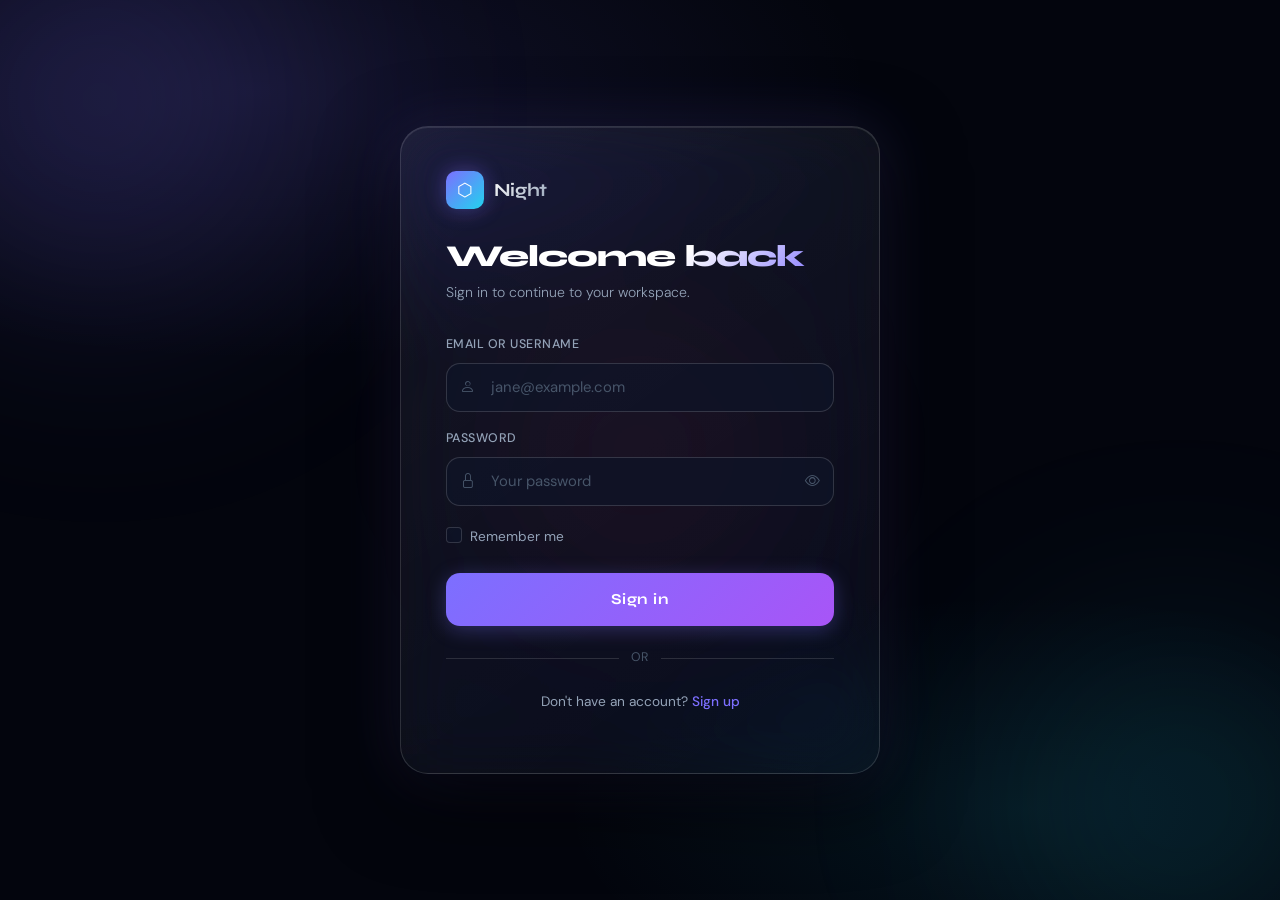
<file: index.html>
<!DOCTYPE html>
<html lang="en">
<head>
  <meta charset="UTF-8" />
  <meta name="viewport" content="width=device-width, initial-scale=1.0" />
  <title>Night — Redirecting</title>
  <script>
    var session = localStorage.getItem('nexus_session');
    if (session) {
      window.location.replace('profile.html');
    } else {
      window.location.replace('login.html');
    }
  </script>
</head>
<body></body>
</html>
</file>
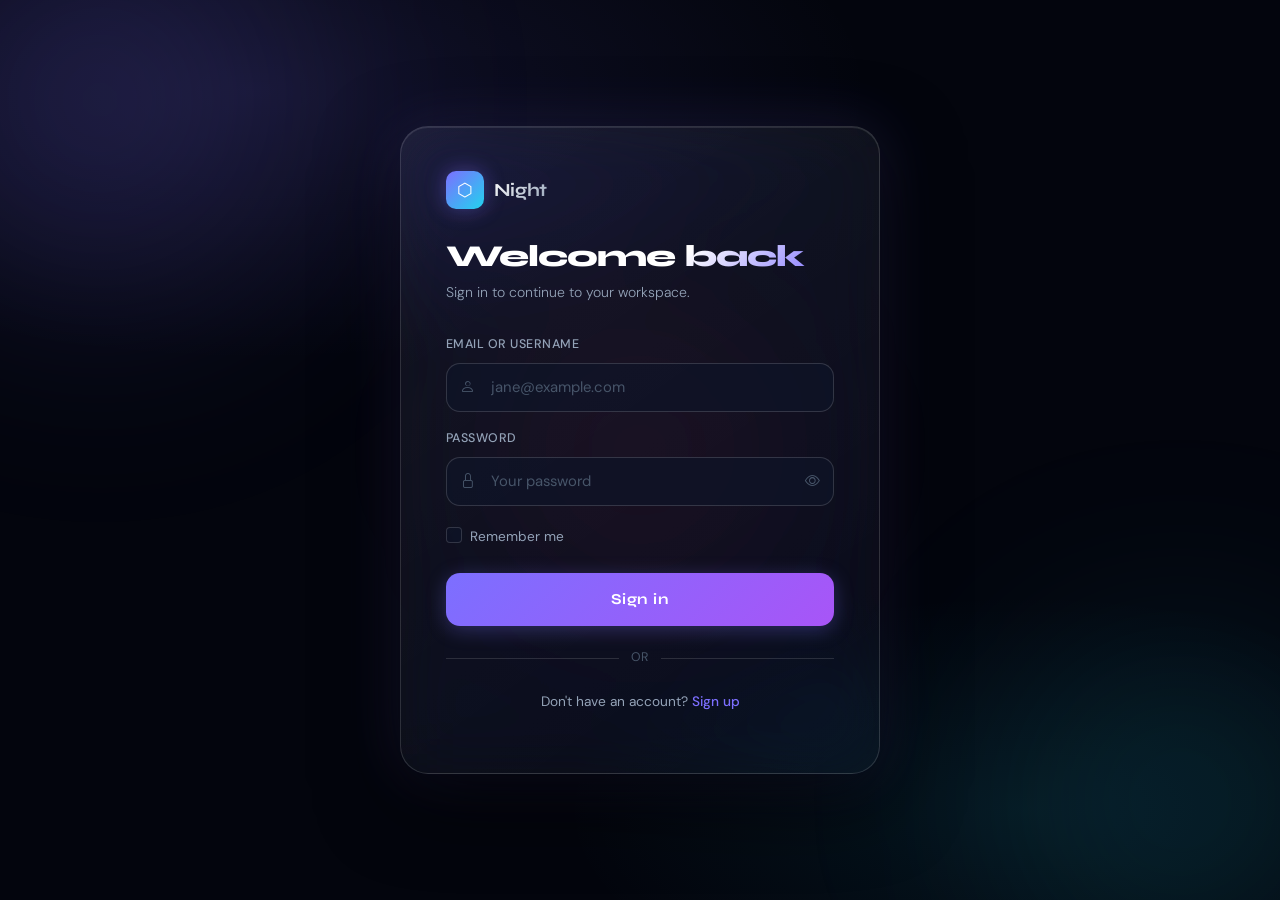
<file: login.html>
<!DOCTYPE html>
<html lang="en">
<head>
  <meta charset="UTF-8" />
  <meta name="viewport" content="width=device-width, initial-scale=1.0" />
  <title>Sign In — Night</title>

  <!-- Bootstrap 5 -->
  <link href="https://cdn.jsdelivr.net/npm/bootstrap@5.3.0/dist/css/bootstrap.min.css" rel="stylesheet" />
  <!-- Bootstrap Icons -->
  <link href="https://cdn.jsdelivr.net/npm/bootstrap-icons@1.11.3/font/bootstrap-icons.css" rel="stylesheet" />
  <!-- Custom CSS -->
  <link rel="stylesheet" href="css/style.css" />
</head>
<body>

  <!-- Background Orbs -->
  <div class="bg-orb bg-orb-1"></div>
  <div class="bg-orb bg-orb-2"></div>
  <div class="bg-orb bg-orb-3"></div>

  <div class="page-wrapper">
    <div class="auth-card">

      <!-- Brand -->
      <div class="brand-mark">
        <div class="brand-icon">⬡</div>
        <span class="brand-name">Night</span>
      </div>

      <h1 class="auth-title">Welcome back</h1>
      <p class="auth-subtitle">Sign in to continue to your workspace.</p>

      <!-- Alert Area -->
      <div id="alertArea"></div>

      <!-- Login Form -->
      <form id="loginForm" novalidate autocomplete="off">

        <!-- Email / Username -->
        <div class="form-group">
          <label class="form-label" for="identifier">Email or Username</label>
          <div class="input-wrap">
            <input type="text" class="form-control" id="identifier" name="identifier"
                   placeholder="jane@example.com" required />
            <i class="bi bi-person input-icon"></i>
          </div>
          <div class="invalid-feedback">This field is required.</div>
        </div>

        <!-- Password -->
        <div class="form-group">
          <label class="form-label" for="password">Password</label>
          <div class="input-wrap">
            <input type="password" class="form-control" id="password" name="password"
                   placeholder="Your password" required
                   autocomplete="current-password" />
            <i class="bi bi-lock input-icon"></i>
            <button type="button" class="toggle-password" aria-label="Toggle password">
              <i class="bi bi-eye" id="toggleIcon"></i>
            </button>
          </div>
          <div class="invalid-feedback">Password is required.</div>
        </div>

        <!-- Remember -->
        <div class="form-check mb-3" style="margin-top:0.2rem;">
          <input class="form-check-input" type="checkbox" id="rememberMe"
                 style="background-color:var(--input-bg);border-color:var(--input-border);" />
          <label class="form-check-label" for="rememberMe"
                 style="font-size:0.85rem;color:var(--text-secondary);">Remember me</label>
        </div>

        <!-- Submit -->
        <button type="submit" class="btn-primary-custom" id="submitBtn">
          Sign in
        </button>

      </form>

      <div class="divider">or</div>
      <p class="auth-link-text">Don't have an account? <a href="register.html">Sign up</a></p>

    </div>
  </div>

  <!-- jQuery -->
  <script src="https://code.jquery.com/jquery-3.7.1.min.js"></script>
  <!-- Bootstrap JS -->
  <script src="https://cdn.jsdelivr.net/npm/bootstrap@5.3.0/dist/js/bootstrap.bundle.min.js"></script>
  <!-- Login Logic -->
  <script src="js/login.js"></script>
</body>
</html>
</file>
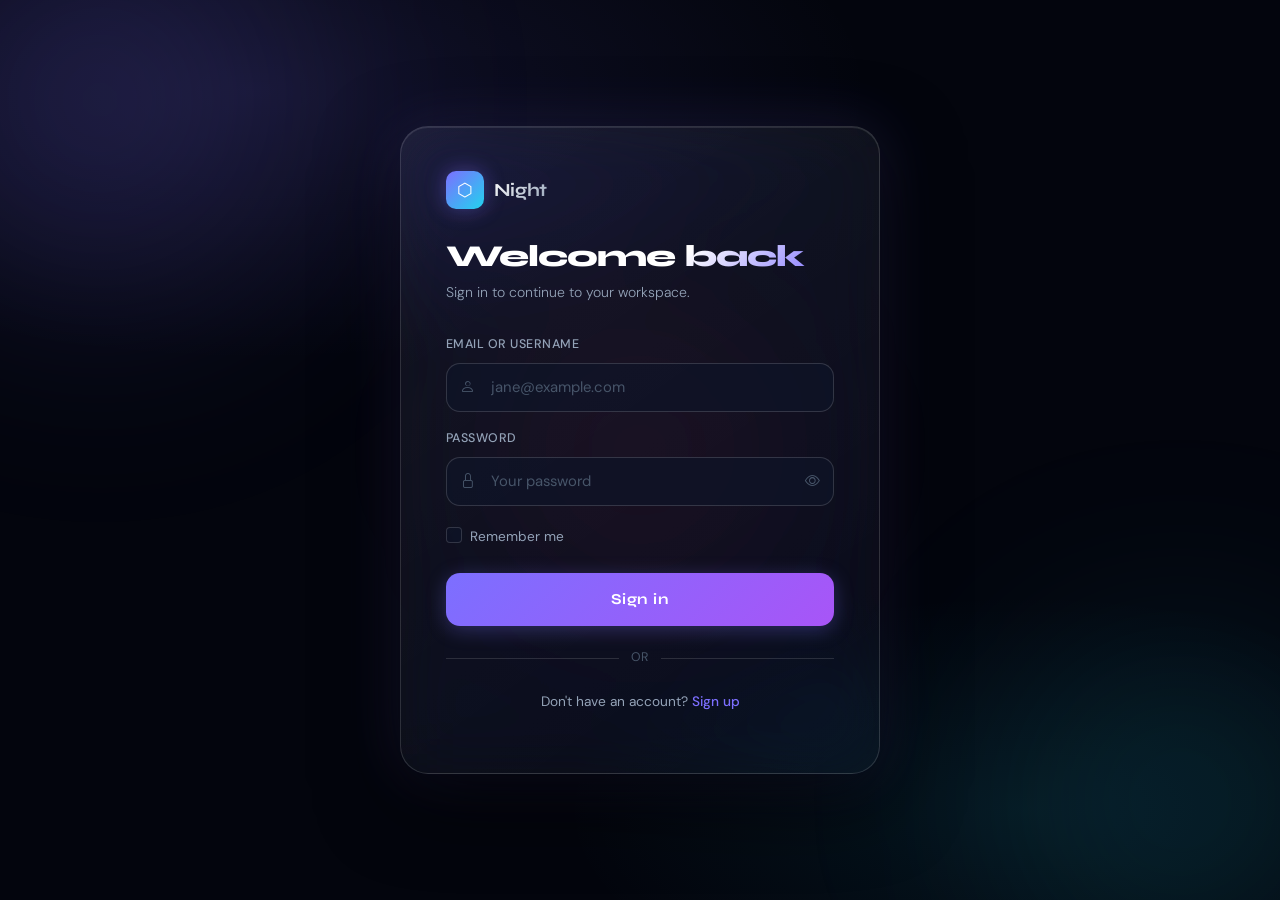
<file: profile.html>
<!DOCTYPE html>
<html lang="en">
<head>
  <meta charset="UTF-8" />
  <meta name="viewport" content="width=device-width, initial-scale=1.0" />
  <title>Profile — Nexus</title>

  <!-- Bootstrap 5 -->
  <link href="https://cdn.jsdelivr.net/npm/bootstrap@5.3.0/dist/css/bootstrap.min.css" rel="stylesheet" />
  <!-- Bootstrap Icons -->
  <link href="https://cdn.jsdelivr.net/npm/bootstrap-icons@1.11.3/font/bootstrap-icons.css" rel="stylesheet" />
  <!-- Profile CSS -->
  <link rel="stylesheet" href="css/profile.css" />
</head>
<body>

  <!-- Background Orbs -->
  <div class="bg-orb bg-orb-1"></div>
  <div class="bg-orb bg-orb-2"></div>

  <!-- Navbar -->
  <nav class="navbar-custom">
    <div class="container d-flex align-items-center justify-content-between">
      <a href="#" class="navbar-brand-custom">⬡ Night</a>
      <div class="d-flex align-items-center gap-3">
        <div class="nav-user-chip">
          <div class="nav-avatar" id="navAvatar">?</div>
          <span class="nav-username" id="navUsername">Loading…</span>
        </div>
        <button class="btn-logout" id="logoutBtn">
          <i class="bi bi-box-arrow-right"></i> Logout
        </button>
      </div>
    </div>
  </nav>

  <!-- Main -->
  <div class="profile-wrapper">
    <div class="container" style="max-width:860px;">

      <!-- Hero Card -->
      <div class="hero-card">
        <div class="profile-avatar-large" id="avatarLarge">?</div>
        <div class="profile-hero-info">
          <div class="profile-name-display" id="profileFullName">Loading…</div>
          <div class="profile-email-display" id="profileEmail"></div>
          <div class="profile-badge"><i class="bi bi-check-circle-fill"></i> Active account</div>
        </div>
        <div class="stats-row ms-auto">
          <div class="stat-pill"><span>Username</span> <strong id="statUsername">—</strong></div>
          <div class="stat-pill"><span>Member since</span> <strong id="statJoined">—</strong></div>
        </div>
      </div>

      <!-- Alert Area -->
      <div id="alertArea"></div>

      <!-- Profile Details Form -->
      <div class="section-card">
        <div class="section-title">
          <div class="section-title-icon"><i class="bi bi-person-vcard"></i></div>
          Profile Details
        </div>

        <form id="profileForm" novalidate autocomplete="off">
          <div class="row g-3">

            <!-- Age -->
            <div class="col-sm-6">
              <div class="form-group">
                <label class="form-label" for="age">Age</label>
                <div class="input-wrap">
                  <input type="number" class="form-control" id="age" name="age"
                         placeholder="25" min="1" max="120" />
                  <i class="bi bi-123 input-icon"></i>
                </div>
              </div>
            </div>

            <!-- Date of Birth -->
            <div class="col-sm-6">
              <div class="form-group">
                <label class="form-label" for="dob">Date of Birth</label>
                <div class="input-wrap">
                  <input type="date" class="form-control" id="dob" name="dob" />
                  <i class="bi bi-calendar3 input-icon"></i>
                </div>
              </div>
            </div>

            <!-- Contact Number -->
            <div class="col-sm-6">
              <div class="form-group">
                <label class="form-label" for="contact">Contact Number</label>
                <div class="input-wrap">
                  <input type="tel" class="form-control" id="contact" name="contact"
                         placeholder="+91 9876543210" />
                  <i class="bi bi-phone input-icon"></i>
                </div>
              </div>
            </div>

            <!-- Gender -->
            <div class="col-sm-6">
              <div class="form-group">
                <label class="form-label" for="gender">Gender</label>
                <div class="input-wrap">
                  <select class="form-control" id="gender" name="gender">
                    <option value="">Select…</option>
                    <option value="male">Male</option>
                    <option value="female">Female</option>
                    <option value="non-binary">Non-binary</option>
                    <option value="prefer_not">Prefer not to say</option>
                  </select>
                  <i class="bi bi-people input-icon"></i>
                </div>
              </div>
            </div>

            <!-- Address -->
            <div class="col-12">
              <div class="form-group">
                <label class="form-label" for="address">Address</label>
                <div class="input-wrap">
                  <input type="text" class="form-control" id="address" name="address"
                         placeholder="123 Main St, City, Country" />
                  <i class="bi bi-geo-alt input-icon"></i>
                </div>
              </div>
            </div>

            <!-- Bio -->
            <div class="col-12">
              <div class="form-group">
                <label class="form-label" for="bio">Bio</label>
                <div class="input-wrap">
                  <input type="text" class="form-control" id="bio" name="bio"
                         placeholder="Tell us a little about yourself…" />
                  <i class="bi bi-chat-quote input-icon"></i>
                </div>
              </div>
            </div>

            <!-- Occupation -->
            <div class="col-sm-6">
              <div class="form-group">
                <label class="form-label" for="occupation">Occupation</label>
                <div class="input-wrap">
                  <input type="text" class="form-control" id="occupation" name="occupation"
                         placeholder="Software Engineer" />
                  <i class="bi bi-briefcase input-icon"></i>
                </div>
              </div>
            </div>

            <!-- Website -->
            <div class="col-sm-6">
              <div class="form-group">
                <label class="form-label" for="website">Website</label>
                <div class="input-wrap">
                  <input type="url" class="form-control" id="website" name="website"
                         placeholder="https://yoursite.com" />
                  <i class="bi bi-globe2 input-icon"></i>
                </div>
              </div>
            </div>

          </div><!-- /row -->

          <div class="d-flex justify-content-end mt-3">
            <button type="submit" class="btn-save" id="saveBtn">
              <i class="bi bi-cloud-upload me-1"></i> Save changes
            </button>
          </div>
        </form>
      </div><!-- /section-card -->

    </div><!-- /container -->
  </div><!-- /profile-wrapper -->

  <!-- jQuery -->
  <script src="https://code.jquery.com/jquery-3.7.1.min.js"></script>
  <!-- Bootstrap JS -->
  <script src="https://cdn.jsdelivr.net/npm/bootstrap@5.3.0/dist/js/bootstrap.bundle.min.js"></script>
  <!-- Profile Logic -->
  <script src="js/profile.js"></script>
</body>
</html>
</file>
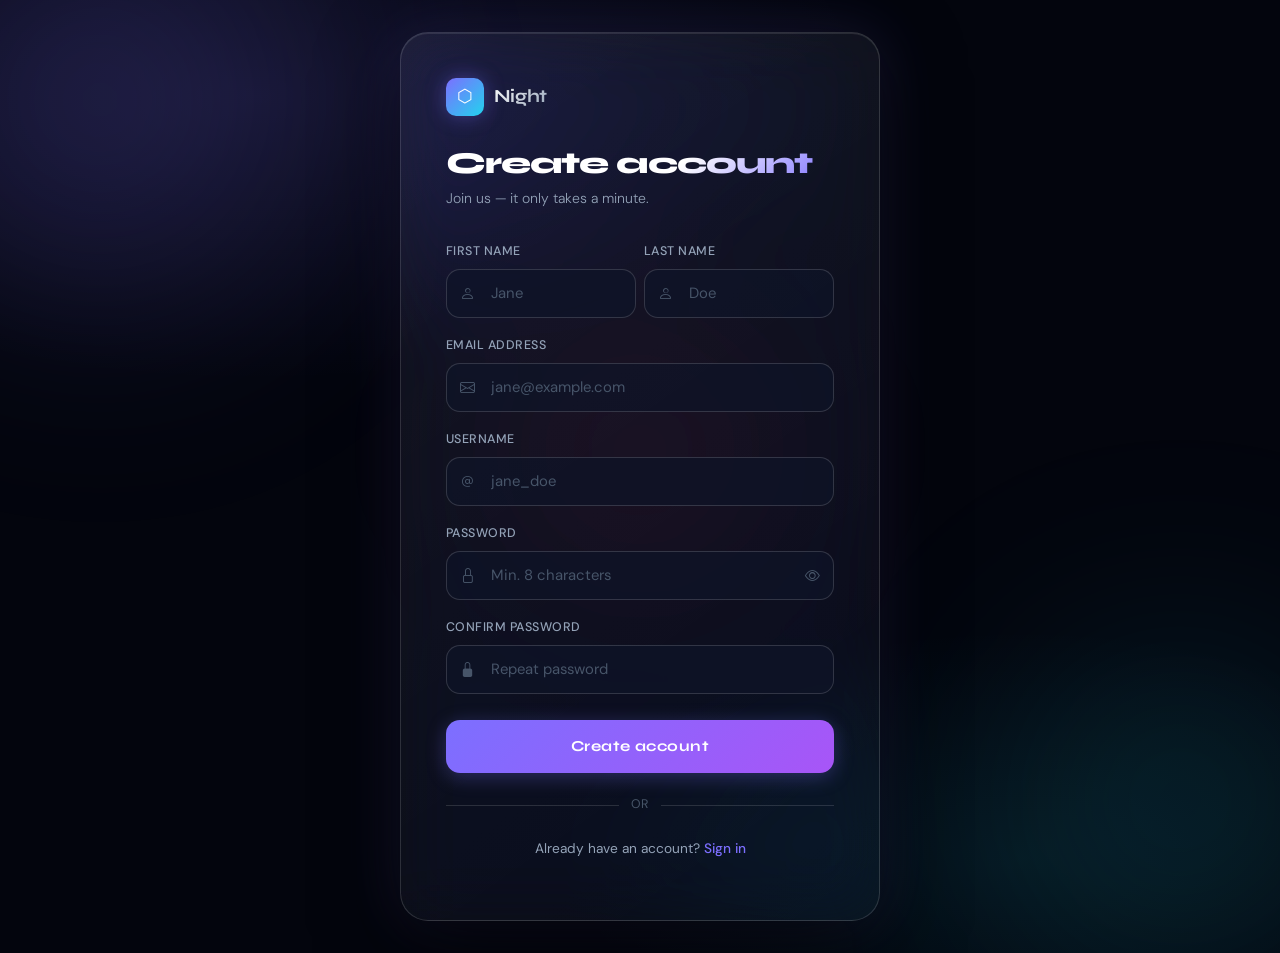
<file: register.html>
<!DOCTYPE html>
<html lang="en">
<head>
  <meta charset="UTF-8" />
  <meta name="viewport" content="width=device-width, initial-scale=1.0" />
  <title>Register — Night</title>

  <!-- Bootstrap 5 -->
  <link href="https://cdn.jsdelivr.net/npm/bootstrap@5.3.0/dist/css/bootstrap.min.css" rel="stylesheet" />
  <!-- Bootstrap Icons -->
  <link href="https://cdn.jsdelivr.net/npm/bootstrap-icons@1.11.3/font/bootstrap-icons.css" rel="stylesheet" />
  <!-- Custom CSS -->
  <link rel="stylesheet" href="css/style.css" />
</head>
<body>

  <!-- Background Orbs -->
  <div class="bg-orb bg-orb-1"></div>
  <div class="bg-orb bg-orb-2"></div>
  <div class="bg-orb bg-orb-3"></div>

  <div class="page-wrapper">
    <div class="auth-card">

      <!-- Brand -->
      <div class="brand-mark">
        <div class="brand-icon">⬡</div>
        <span class="brand-name">Night</span>
      </div>

      <h1 class="auth-title">Create account</h1>
      <p class="auth-subtitle">Join us — it only takes a minute.</p>

      <!-- Alert Area -->
      <div id="alertArea"></div>

      <!-- Register Form -->
      <form id="registerForm" novalidate autocomplete="off">

        <!-- Name Row -->
        <div class="row g-2 mb-0">
          <div class="col-6">
            <div class="form-group">
              <label class="form-label" for="firstName">First name</label>
              <div class="input-wrap">
                <input type="text" class="form-control" id="firstName" name="first_name"
                       placeholder="Jane" required />
                <i class="bi bi-person input-icon"></i>
              </div>
              <div class="invalid-feedback">Required.</div>
            </div>
          </div>
          <div class="col-6">
            <div class="form-group">
              <label class="form-label" for="lastName">Last name</label>
              <div class="input-wrap">
                <input type="text" class="form-control" id="lastName" name="last_name"
                       placeholder="Doe" required />
                <i class="bi bi-person input-icon"></i>
              </div>
              <div class="invalid-feedback">Required.</div>
            </div>
          </div>
        </div>

        <!-- Email -->
        <div class="form-group">
          <label class="form-label" for="email">Email address</label>
          <div class="input-wrap">
            <input type="email" class="form-control" id="email" name="email"
                   placeholder="jane@example.com" required />
            <i class="bi bi-envelope input-icon"></i>
          </div>
          <div class="invalid-feedback">Enter a valid email.</div>
        </div>

        <!-- Username -->
        <div class="form-group">
          <label class="form-label" for="username">Username</label>
          <div class="input-wrap">
            <input type="text" class="form-control" id="username" name="username"
                   placeholder="jane_doe" required minlength="3"
                   autocomplete="username" />
            <i class="bi bi-at input-icon"></i>
          </div>
          <div class="invalid-feedback">Min 3 characters.</div>
        </div>

        <!-- Password -->
        <div class="form-group">
          <label class="form-label" for="password">Password</label>
          <div class="input-wrap">
            <input type="password" class="form-control" id="password" name="password"
                   placeholder="Min. 8 characters" required minlength="8"
                   autocomplete="new-password" />
            <i class="bi bi-lock input-icon"></i>
            <button type="button" class="toggle-password" aria-label="Toggle password">
              <i class="bi bi-eye" id="toggleIcon"></i>
            </button>
          </div>
          <div class="invalid-feedback">Min 8 characters.</div>
        </div>

        <!-- Confirm Password -->
        <div class="form-group">
          <label class="form-label" for="confirmPassword">Confirm password</label>
          <div class="input-wrap">
            <input type="password" class="form-control" id="confirmPassword"
                   placeholder="Repeat password" required
                   autocomplete="new-password" />
            <i class="bi bi-lock-fill input-icon"></i>
          </div>
          <div class="invalid-feedback">Passwords do not match.</div>
        </div>

        <!-- Submit -->
        <button type="submit" class="btn-primary-custom mt-2" id="submitBtn">
          Create account
        </button>

      </form>

      <div class="divider">or</div>
      <p class="auth-link-text">Already have an account? <a href="login.html">Sign in</a></p>

    </div>
  </div>

  <!-- jQuery -->
  <script src="https://code.jquery.com/jquery-3.7.1.min.js"></script>
  <!-- Bootstrap JS -->
  <script src="https://cdn.jsdelivr.net/npm/bootstrap@5.3.0/dist/js/bootstrap.bundle.min.js"></script>
  <!-- Register Logic -->
  <script src="js/register.js"></script>
</body>
</html>
</file>
<file: css/style.css>
/* ============================================
   STYLE.CSS - Global Styles
   Dark Glassmorphism Aesthetic — Enhanced
   ============================================ */

@import url('https://fonts.googleapis.com/css2?family=Syne:wght@400;600;700;800&family=DM+Sans:ital,wght@0,300;0,400;0,500;1,300&display=swap');

:root {
  --bg-deep:          #03050d;
  --bg-mid:           #080c18;
  --glass-bg:         rgba(255, 255, 255, 0.055);
  --glass-border:     rgba(255, 255, 255, 0.13);
  --glass-hover:      rgba(255, 255, 255, 0.08);
  --accent-primary:   #7c6fff;
  --accent-glow:      rgba(124, 111, 255, 0.4);
  --accent-secondary: #22d3ee;
  --text-primary:     #ffffff;
  --text-secondary:   #94a3b8;
  --text-muted:       #475569;
  --success:          #10d98f;
  --error:            #ff4d6d;
  --warning:          #ffb84d;
  --input-bg:         rgba(15, 20, 40, 0.7);
  --input-border:     rgba(255, 255, 255, 0.15);
  --input-focus:      rgba(124, 111, 255, 0.45);
  --input-text:       #ffffff;
  --radius-sm:        8px;
  --radius-md:        14px;
  --radius-lg:        20px;
  --radius-xl:        28px;
  --shadow-glow:      0 0 60px rgba(124, 111, 255, 0.18);
  --shadow-card:      0 25px 80px rgba(0, 0, 0, 0.7);
  --font-display:     'Syne', sans-serif;
  --font-body:        'DM Sans', sans-serif;
  --transition:       all 0.25s cubic-bezier(0.4, 0, 0.2, 1);
}

*, *::before, *::after {
  box-sizing: border-box;
  margin: 0;
  padding: 0;
}

html {
  scroll-behavior: smooth;
}

body {
  font-family: var(--font-body);
  background-color: var(--bg-deep);
  background-image:
    radial-gradient(ellipse 80% 50% at 20% 10%, rgba(124,111,255,0.12) 0%, transparent 60%),
    radial-gradient(ellipse 60% 40% at 80% 90%, rgba(34,211,238,0.08) 0%, transparent 60%);
  color: var(--text-primary);
  min-height: 100vh;
  line-height: 1.6;
  overflow-x: hidden;
}

/* ── Background Orbs ── */
.bg-orb {
  position: fixed;
  border-radius: 50%;
  filter: blur(100px);
  pointer-events: none;
  z-index: 0;
  animation: float 14s ease-in-out infinite;
}
.bg-orb-1 {
  width: 600px; height: 600px;
  background: radial-gradient(circle, rgba(124,111,255,0.22) 0%, transparent 70%);
  top: -200px; left: -200px;
}
.bg-orb-2 {
  width: 500px; height: 500px;
  background: radial-gradient(circle, rgba(34,211,238,0.14) 0%, transparent 70%);
  bottom: -150px; right: -150px;
  animation-delay: -7s;
}
.bg-orb-3 {
  width: 350px; height: 350px;
  background: radial-gradient(circle, rgba(255,77,109,0.10) 0%, transparent 70%);
  top: 50%; left: 50%;
  transform: translate(-50%, -50%);
  animation-delay: -3.5s;
}
@keyframes float {
  0%, 100% { transform: translate(0, 0) scale(1); }
  33%       { transform: translate(25px, -25px) scale(1.06); }
  66%       { transform: translate(-18px, 18px) scale(0.94); }
}

/* ── Layout ── */
.page-wrapper {
  position: relative;
  z-index: 1;
  min-height: 100vh;
  display: flex;
  align-items: center;
  justify-content: center;
  padding: 2rem 1rem;
}

/* ── Card ── */
.auth-card {
  background: linear-gradient(145deg, rgba(255,255,255,0.07) 0%, rgba(255,255,255,0.03) 100%);
  backdrop-filter: blur(32px) saturate(200%);
  -webkit-backdrop-filter: blur(32px) saturate(200%);
  border: 1px solid rgba(255,255,255,0.14);
  border-radius: var(--radius-xl);
  box-shadow: var(--shadow-card), var(--shadow-glow), inset 0 1px 0 rgba(255,255,255,0.1);
  padding: 2.8rem 2.8rem;
  width: 100%;
  max-width: 480px;
  animation: cardIn 0.7s cubic-bezier(0.34, 1.56, 0.64, 1) both;
}
@keyframes cardIn {
  from { opacity: 0; transform: translateY(40px) scale(0.95); }
  to   { opacity: 1; transform: translateY(0) scale(1); }
}

/* ── Logo / Brand ── */
.brand-mark {
  display: flex;
  align-items: center;
  gap: 10px;
  margin-bottom: 1.8rem;
}
.brand-icon {
  width: 38px; height: 38px;
  background: linear-gradient(135deg, var(--accent-primary), var(--accent-secondary));
  border-radius: 10px;
  display: grid;
  place-items: center;
  font-size: 18px;
  box-shadow: 0 0 20px var(--accent-glow);
}
.brand-name {
  font-family: var(--font-display);
  font-weight: 700;
  font-size: 1.15rem;
  letter-spacing: -0.02em;
  background: linear-gradient(135deg, var(--text-primary), var(--text-secondary));
  -webkit-background-clip: text;
  -webkit-text-fill-color: transparent;
  background-clip: text;
}

/* ── Headings ── */
.auth-title {
  font-family: var(--font-display);
  font-weight: 800;
  font-size: 1.9rem;
  letter-spacing: -0.03em;
  line-height: 1.2;
  margin-bottom: 0.4rem;
  background: linear-gradient(135deg, var(--text-primary) 60%, var(--accent-primary));
  -webkit-background-clip: text;
  -webkit-text-fill-color: transparent;
  background-clip: text;
}
.auth-subtitle {
  font-size: 0.875rem;
  color: var(--text-secondary);
  margin-bottom: 2rem;
  font-weight: 300;
}

/* ── Form Elements ── */
.form-group {
  margin-bottom: 1.1rem;
}
.form-label {
  display: block;
  font-size: 0.78rem;
  font-weight: 500;
  color: var(--text-secondary);
  margin-bottom: 0.45rem;
  letter-spacing: 0.04em;
  text-transform: uppercase;
}
.input-wrap {
  position: relative;
}
.input-icon {
  position: absolute;
  left: 14px;
  top: 50%;
  transform: translateY(-50%);
  color: var(--text-muted);
  font-size: 15px;
  pointer-events: none;
  transition: var(--transition);
}
.form-control {
  width: 100%;
  background: var(--input-bg);
  border: 1px solid var(--input-border);
  border-radius: var(--radius-md);
  color: var(--input-text) !important;
  font-family: var(--font-body);
  font-size: 0.93rem;
  font-weight: 400;
  padding: 0.78rem 1rem 0.78rem 2.75rem;
  transition: var(--transition);
  outline: none;
  caret-color: var(--accent-primary);
  -webkit-text-fill-color: #ffffff !important;
}
.form-control:focus {
  border-color: var(--accent-primary);
  background: rgba(20, 15, 60, 0.85);
  box-shadow: 0 0 0 3px var(--input-focus), 0 4px 20px rgba(0,0,0,0.3);
  color: #ffffff !important;
  -webkit-text-fill-color: #ffffff !important;
}
.form-control:focus + .input-icon,
.input-wrap:focus-within .input-icon {
  color: var(--accent-primary);
}
.form-control::placeholder {
  color: var(--text-muted) !important;
  -webkit-text-fill-color: var(--text-muted) !important;
  opacity: 1;
}
.form-control:focus ~ .input-icon { color: var(--accent-primary); }

/* Autofill override - prevent browser turning inputs yellow/white */
.form-control:-webkit-autofill,
.form-control:-webkit-autofill:hover,
.form-control:-webkit-autofill:focus {
  -webkit-text-fill-color: #ffffff !important;
  -webkit-box-shadow: 0 0 0px 1000px rgba(20, 15, 60, 0.95) inset !important;
  box-shadow: 0 0 0px 1000px rgba(20, 15, 60, 0.95) inset !important;
  caret-color: #ffffff;
  border-color: var(--accent-primary);
  transition: background-color 5000s ease-in-out 0s;
}

/* ── Primary Button ── */
.btn-primary-custom {
  width: 100%;
  background: linear-gradient(135deg, var(--accent-primary) 0%, #a855f7 50%, #7c6fff 100%);
  background-size: 200% 200%;
  border: none;
  border-radius: var(--radius-md);
  color: #fff;
  font-family: var(--font-display);
  font-weight: 700;
  font-size: 0.95rem;
  letter-spacing: 0.03em;
  padding: 0.9rem;
  cursor: pointer;
  transition: var(--transition);
  position: relative;
  overflow: hidden;
  margin-top: 0.5rem;
  box-shadow: 0 4px 20px rgba(124,111,255,0.3);
}
.btn-primary-custom::before {
  content: '';
  position: absolute;
  inset: 0;
  background: linear-gradient(135deg, rgba(255,255,255,0.15), transparent 60%);
  opacity: 0;
  transition: var(--transition);
}
.btn-primary-custom:hover {
  transform: translateY(-3px);
  box-shadow: 0 12px 40px rgba(124,111,255,0.5);
  background-position: right center;
}
.btn-primary-custom:hover::before { opacity: 1; }
.btn-primary-custom:active { transform: translateY(0); box-shadow: 0 4px 15px rgba(124,111,255,0.3); }
.btn-primary-custom:disabled { opacity: 0.5; cursor: not-allowed; transform: none; }

/* ── Divider ── */
.divider {
  display: flex;
  align-items: center;
  gap: 12px;
  margin: 1.4rem 0;
  color: var(--text-muted);
  font-size: 0.78rem;
  letter-spacing: 0.06em;
  text-transform: uppercase;
}
.divider::before, .divider::after {
  content: '';
  flex: 1;
  height: 1px;
  background: var(--glass-border);
}

/* ── Auth Link ── */
.auth-link-text {
  text-align: center;
  font-size: 0.855rem;
  color: var(--text-secondary);
}
.auth-link-text a {
  color: var(--accent-primary);
  text-decoration: none;
  font-weight: 500;
  transition: var(--transition);
}
.auth-link-text a:hover { color: var(--accent-secondary); text-decoration: underline; }

/* ── Alert / Toast ── */
.alert-custom {
  border-radius: var(--radius-md);
  padding: 0.75rem 1rem;
  font-size: 0.86rem;
  display: flex;
  align-items: center;
  gap: 10px;
  border: 1px solid;
  margin-bottom: 1.2rem;
  animation: alertIn 0.3s ease both;
}
@keyframes alertIn {
  from { opacity: 0; transform: translateY(-8px); }
  to   { opacity: 1; transform: translateY(0); }
}
.alert-success { background: rgba(0,214,143,0.1); border-color: rgba(0,214,143,0.3); color: var(--success); }
.alert-error   { background: rgba(255,77,109,0.1); border-color: rgba(255,77,109,0.3); color: var(--error); }
.alert-info    { background: rgba(108,99,255,0.1); border-color: rgba(108,99,255,0.3); color: var(--accent-primary); }

/* ── Spinner ── */
.spinner {
  width: 18px; height: 18px;
  border: 2px solid rgba(255,255,255,0.3);
  border-top-color: #fff;
  border-radius: 50%;
  animation: spin 0.7s linear infinite;
  display: inline-block;
  vertical-align: middle;
  margin-right: 8px;
}
@keyframes spin { to { transform: rotate(360deg); } }

/* ── Password Toggle ── */
.toggle-password {
  position: absolute;
  right: 14px;
  top: 50%;
  transform: translateY(-50%);
  background: none;
  border: none;
  color: var(--text-muted);
  cursor: pointer;
  padding: 0;
  font-size: 15px;
  transition: var(--transition);
}
.toggle-password:hover { color: var(--accent-primary); }

/* ── Bootstrap Override ── */
.form-control.is-invalid {
  border-color: var(--error);
  box-shadow: 0 0 0 3px rgba(255,77,109,0.2);
}
.invalid-feedback {
  font-size: 0.78rem;
  color: var(--error);
  margin-top: 0.3rem;
}

/* ── Responsive ── */
@media (max-width: 576px) {
  .auth-card { padding: 1.8rem 1.4rem; }
  .auth-title { font-size: 1.6rem; }
}
</file>
<file: css/profile.css>
/* ============================================
   PROFILE.CSS - Profile Page Styles
   ============================================ */

@import url('https://fonts.googleapis.com/css2?family=Syne:wght@400;600;700;800&family=DM+Sans:ital,wght@0,300;0,400;0,500;1,300&display=swap');

:root {
  --bg-deep:          #03050d;
  --bg-mid:           #080c18;
  --glass-bg:         rgba(255,255,255,0.055);
  --glass-border:     rgba(255,255,255,0.13);
  --glass-hover:      rgba(255,255,255,0.08);
  --accent-primary:   #7c6fff;
  --accent-glow:      rgba(124,111,255,0.4);
  --accent-secondary: #22d3ee;
  --text-primary:     #ffffff;
  --text-secondary:   #94a3b8;
  --text-muted:       #475569;
  --success:          #10d98f;
  --error:            #ff4d6d;
  --input-bg:         rgba(15, 20, 40, 0.7);
  --input-border:     rgba(255,255,255,0.15);
  --input-focus:      rgba(124,111,255,0.45);
  --input-text:       #ffffff;
  --radius-sm:        8px;
  --radius-md:        14px;
  --radius-lg:        20px;
  --radius-xl:        28px;
  --shadow-card:      0 25px 80px rgba(0,0,0,0.7);
  --font-display:     'Syne', sans-serif;
  --font-body:        'DM Sans', sans-serif;
  --transition:       all 0.25s cubic-bezier(0.4,0,0.2,1);
}

*, *::before, *::after { box-sizing: border-box; margin: 0; padding: 0; }
html { scroll-behavior: smooth; }
body {
  font-family: var(--font-body);
  background: var(--bg-deep);
  background-image:
    radial-gradient(ellipse 80% 50% at 20% 10%, rgba(124,111,255,0.12) 0%, transparent 60%),
    radial-gradient(ellipse 60% 40% at 80% 90%, rgba(34,211,238,0.08) 0%, transparent 60%);
  color: var(--text-primary);
  min-height: 100vh;
  overflow-x: hidden;
}

/* ── Orbs ── */
.bg-orb { position: fixed; border-radius: 50%; filter: blur(90px); pointer-events: none; z-index: 0; animation: float 12s ease-in-out infinite; }
.bg-orb-1 { width:500px;height:500px; background:radial-gradient(circle,rgba(108,99,255,.15) 0%,transparent 70%); top:-150px;left:-150px; }
.bg-orb-2 { width:400px;height:400px; background:radial-gradient(circle,rgba(0,229,255,.10) 0%,transparent 70%); bottom:-100px;right:-100px;animation-delay:-6s; }
@keyframes float { 0%,100%{transform:translate(0,0)} 50%{transform:translate(15px,-15px)} }

/* ── Navbar ── */
.navbar-custom {
  position: sticky; top: 0; z-index: 100;
  background: rgba(3, 5, 13, 0.90);
  backdrop-filter: blur(24px);
  -webkit-backdrop-filter: blur(24px);
  border-bottom: 1px solid rgba(255,255,255,0.08);
  padding: 1rem 0;
  box-shadow: 0 4px 30px rgba(0,0,0,0.4);
}
.navbar-brand-custom {
  font-family: var(--font-display);
  font-weight: 800;
  font-size: 1.2rem;
  letter-spacing: -0.02em;
  background: linear-gradient(135deg, var(--text-primary), var(--accent-primary));
  -webkit-background-clip: text; -webkit-text-fill-color: transparent; background-clip: text;
  text-decoration: none;
}
.nav-user-chip {
  display: flex; align-items: center; gap: 10px;
  background: var(--glass-bg);
  border: 1px solid var(--glass-border);
  border-radius: 50px;
  padding: 6px 14px 6px 8px;
}
.nav-avatar {
  width: 30px; height: 30px; border-radius: 50%;
  background: linear-gradient(135deg, var(--accent-primary), var(--accent-secondary));
  display: grid; place-items: center;
  font-family: var(--font-display); font-weight: 700; font-size: 0.75rem;
}
.nav-username { font-size: 0.85rem; font-weight: 500; color: var(--text-primary); }
.btn-logout {
  background: rgba(255,77,109,0.1);
  border: 1px solid rgba(255,77,109,0.3);
  color: var(--error);
  border-radius: var(--radius-sm);
  padding: 6px 14px;
  font-size: 0.82rem;
  font-family: var(--font-body);
  font-weight: 500;
  cursor: pointer;
  transition: var(--transition);
}
.btn-logout:hover { background: rgba(255,77,109,0.2); }

/* ── Main Layout ── */
.profile-wrapper { position: relative; z-index: 1; padding: 2.5rem 0 4rem; }

/* ── Hero Card ── */
.hero-card {
  background: linear-gradient(145deg, rgba(124,111,255,0.10) 0%, rgba(255,255,255,0.04) 100%);
  border: 1px solid rgba(124,111,255,0.25);
  border-radius: var(--radius-xl);
  backdrop-filter: blur(32px);
  -webkit-backdrop-filter: blur(32px);
  padding: 2.5rem;
  box-shadow: var(--shadow-card), 0 0 60px rgba(124,111,255,0.15), inset 0 1px 0 rgba(255,255,255,0.1);
  margin-bottom: 1.5rem;
  animation: cardIn 0.6s cubic-bezier(0.34,1.56,0.64,1) both;
  display: flex; align-items: center; gap: 2rem; flex-wrap: wrap;
}
@keyframes cardIn { from{opacity:0;transform:translateY(28px) scale(0.97)} to{opacity:1;transform:translateY(0) scale(1)} }

.profile-avatar-large {
  width: 90px; height: 90px; border-radius: 50%;
  background: linear-gradient(135deg, var(--accent-primary), var(--accent-secondary));
  display: grid; place-items: center;
  font-family: var(--font-display); font-weight: 800; font-size: 2rem;
  box-shadow: 0 0 40px rgba(124,111,255,0.5), 0 0 80px rgba(124,111,255,0.2);
  flex-shrink: 0;
  color: #ffffff;
}
.profile-hero-info { flex: 1; min-width: 180px; }
.profile-name-display {
  font-family: var(--font-display);
  font-weight: 800; font-size: 1.8rem; letter-spacing: -0.03em;
  background: linear-gradient(135deg, #ffffff 60%, var(--accent-primary));
  -webkit-background-clip: text; -webkit-text-fill-color: transparent; background-clip: text;
  line-height: 1.2; margin-bottom: 0.3rem;
}
.profile-email-display { font-size: 0.88rem; color: var(--text-secondary); }
.profile-badge {
  display: inline-flex; align-items: center; gap: 6px;
  background: rgba(16,217,143,0.12);
  border: 1px solid rgba(16,217,143,0.3);
  color: var(--success);
  border-radius: 50px; padding: 4px 12px;
  font-size: 0.75rem; font-weight: 500;
  margin-top: 0.6rem;
}

/* ── Section Card ── */
.section-card {
  background: linear-gradient(145deg, rgba(255,255,255,0.06) 0%, rgba(255,255,255,0.02) 100%);
  border: 1px solid rgba(255,255,255,0.10);
  border-radius: var(--radius-xl);
  backdrop-filter: blur(32px);
  -webkit-backdrop-filter: blur(32px);
  padding: 2rem 2.2rem;
  box-shadow: var(--shadow-card), inset 0 1px 0 rgba(255,255,255,0.07);
  margin-bottom: 1.5rem;
  animation: cardIn 0.6s cubic-bezier(0.34,1.56,0.64,1) both;
  animation-delay: 0.12s;
}
.section-title {
  font-family: var(--font-display);
  font-weight: 700; font-size: 1rem;
  letter-spacing: -0.01em; color: var(--text-primary);
  margin-bottom: 1.5rem;
  display: flex; align-items: center; gap: 10px;
}
.section-title-icon {
  width: 30px; height: 30px;
  background: rgba(108,99,255,0.15);
  border: 1px solid rgba(108,99,255,0.25);
  border-radius: var(--radius-sm);
  display: grid; place-items: center;
  font-size: 14px;
}

/* ── Form Controls ── */
.form-group { margin-bottom: 1.1rem; }
.form-label {
  display: block; font-size: 0.78rem; font-weight: 500;
  color: var(--text-secondary); margin-bottom: 0.4rem;
  letter-spacing: 0.04em; text-transform: uppercase;
}
.input-wrap { position: relative; }
.input-icon {
  position: absolute; left: 14px; top: 50%; transform: translateY(-50%);
  color: var(--text-muted); font-size: 14px; pointer-events: none; transition: var(--transition);
}
.form-control {
  width: 100%;
  background: var(--input-bg);
  border: 1px solid var(--input-border);
  border-radius: var(--radius-md);
  color: #ffffff !important;
  -webkit-text-fill-color: #ffffff !important;
  font-family: var(--font-body); font-size: 0.9rem;
  font-weight: 400;
  padding: 0.78rem 1rem 0.78rem 2.75rem;
  transition: var(--transition); outline: none;
  caret-color: var(--accent-primary);
}
.form-control:focus {
  border-color: var(--accent-primary);
  background: rgba(20, 15, 60, 0.9);
  box-shadow: 0 0 0 3px var(--input-focus), 0 4px 20px rgba(0,0,0,0.3);
  color: #ffffff !important;
  -webkit-text-fill-color: #ffffff !important;
}
.form-control::placeholder {
  color: var(--text-muted) !important;
  -webkit-text-fill-color: var(--text-muted) !important;
  opacity: 1;
}
.input-wrap:focus-within .input-icon { color: var(--accent-primary); }

/* Autofill fix */
.form-control:-webkit-autofill,
.form-control:-webkit-autofill:hover,
.form-control:-webkit-autofill:focus {
  -webkit-text-fill-color: #ffffff !important;
  -webkit-box-shadow: 0 0 0px 1000px rgba(20, 15, 60, 0.95) inset !important;
  box-shadow: 0 0 0px 1000px rgba(20, 15, 60, 0.95) inset !important;
  caret-color: #ffffff;
  transition: background-color 5000s ease-in-out 0s;
}

select.form-control { padding-left: 2.7rem; cursor: pointer; }
select.form-control option { background: #080c18; color: #ffffff; }

/* ── Buttons ── */
.btn-save {
  background: linear-gradient(135deg, var(--accent-primary), #a855f7);
  border: none; border-radius: var(--radius-md);
  color: #fff; font-family: var(--font-display);
  font-weight: 700; font-size: 0.92rem;
  padding: 0.8rem 2.2rem; cursor: pointer;
  transition: var(--transition); position: relative; overflow: hidden;
  box-shadow: 0 4px 20px rgba(124,111,255,0.35);
}
.btn-save:hover { transform: translateY(-3px); box-shadow: 0 12px 40px rgba(124,111,255,0.55); }
.btn-save:disabled { opacity: 0.5; cursor: not-allowed; transform: none; }

/* ── Alert ── */
.alert-custom {
  border-radius: var(--radius-md); padding: 0.75rem 1rem;
  font-size: 0.86rem; display: flex; align-items: center; gap: 10px;
  border: 1px solid; margin-bottom: 1.2rem;
  animation: alertIn 0.3s ease both;
}
@keyframes alertIn { from{opacity:0;transform:translateY(-8px)} to{opacity:1;transform:translateY(0)} }
.alert-success { background:rgba(0,214,143,0.1);border-color:rgba(0,214,143,0.3);color:var(--success); }
.alert-error   { background:rgba(255,77,109,0.1);border-color:rgba(255,77,109,0.3);color:var(--error); }

/* ── Spinner ── */
.spinner { width:18px;height:18px;border:2px solid rgba(255,255,255,.3);border-top-color:#fff;border-radius:50%;animation:spin .7s linear infinite;display:inline-block;vertical-align:middle;margin-right:8px; }
@keyframes spin { to{transform:rotate(360deg)} }

/* ── Stat Pills ── */
.stats-row { display: flex; flex-wrap: wrap; gap: 12px; margin-top: 1rem; }
.stat-pill {
  background: var(--glass-bg); border: 1px solid var(--glass-border);
  border-radius: 50px; padding: 8px 18px;
  display: flex; align-items: center; gap: 8px;
  font-size: 0.82rem;
}
.stat-pill span:first-child { color: var(--text-muted); }
.stat-pill strong { font-family: var(--font-display); font-weight: 700; color: var(--text-primary); }

/* ── Responsive ── */
@media (max-width: 576px) {
  .hero-card { padding: 1.6rem; }
  .section-card { padding: 1.4rem 1.2rem; }
  .profile-name-display { font-size: 1.4rem; }
}
</file>
